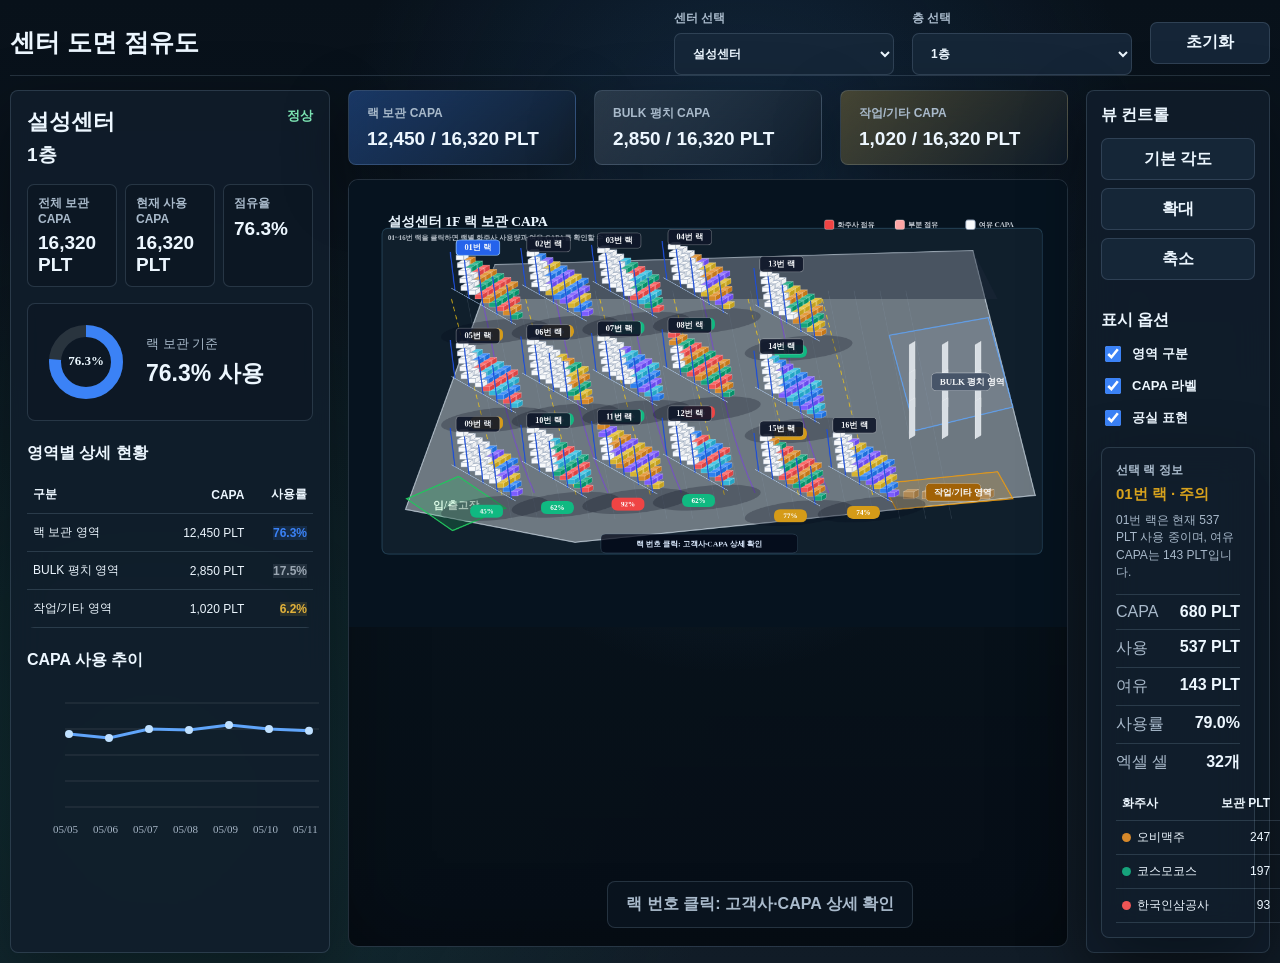
<file: seolseong_1f_3d/index.html>
<!doctype html>
<html lang="ko">
<head>
  <meta charset="utf-8">
  <meta name="viewport" content="width=device-width, initial-scale=1">
  <title>설성센터 1F CAPA 도면 점유도</title>
  <link rel="stylesheet" href="./styles.css">
</head>
<body>
  <main class="dashboard">
    <header class="topbar">
      <h1>센터 도면 점유도</h1>
      <label>
        센터 선택
        <select id="centerSelect">
          <option>설성센터</option>
        </select>
      </label>
      <label>
        층 선택
        <select id="floorSelect">
          <option>1층</option>
        </select>
      </label>
      <button id="resetView" type="button">초기화</button>
    </header>

    <section class="layout">
      <aside class="side-panel">
        <div class="center-title">
          <div>
            <span id="centerName">설성센터</span>
            <strong id="floorName">1층</strong>
          </div>
          <b id="statusBadge">정상</b>
        </div>

        <div class="kpi-grid">
          <article>
            <span>전체 보관 CAPA</span>
            <strong id="totalCapa">-</strong>
          </article>
          <article>
            <span>현재 사용 CAPA</span>
            <strong id="usedCapa">-</strong>
          </article>
          <article>
            <span>점유율</span>
            <strong id="useRate">-</strong>
          </article>
        </div>

        <div class="donut-row">
          <canvas id="donutCanvas" width="92" height="92" aria-label="전체 CAPA 점유율"></canvas>
          <div>
            <p>랙 보관 기준</p>
            <strong id="donutRate">-</strong>
          </div>
        </div>

        <h2>영역별 상세 현황</h2>
        <table class="mini-table">
          <thead>
            <tr><th>구분</th><th>CAPA</th><th>사용률</th></tr>
          </thead>
          <tbody id="zoneTable"></tbody>
        </table>

        <h2>CAPA 사용 추이</h2>
        <canvas id="trendCanvas" width="320" height="160" aria-label="최근 7일 CAPA 사용 추이"></canvas>
      </aside>

      <section class="scene-panel">
        <div class="cards">
          <article class="metric blue">
            <span>랙 보관 CAPA</span>
            <strong id="rackCapa">-</strong>
          </article>
          <article class="metric gray">
            <span>BULK 평치 CAPA</span>
            <strong id="bulkCapa">-</strong>
          </article>
          <article class="metric gold">
            <span>작업/기타 CAPA</span>
            <strong id="workCapa">-</strong>
          </article>
        </div>

        <div class="scene-wrap">
          <canvas id="warehouseCanvas" width="1220" height="760" aria-label="설성센터 1층 창고 3D 도면"></canvas>
          <div id="tooltip" class="tooltip" hidden></div>
          <div class="control-help">랙 번호 클릭: 고객사·CAPA 상세 확인</div>
        </div>
      </section>

      <aside class="right-panel">
        <h2>뷰 컨트롤</h2>
        <button class="tool" id="rotateView" type="button">기본 각도</button>
        <button class="tool" id="zoomIn" type="button">확대</button>
        <button class="tool" id="zoomOut" type="button">축소</button>

        <h2>표시 옵션</h2>
        <label class="check"><input id="showZones" type="checkbox" checked> 영역 구분</label>
        <label class="check"><input id="showCapa" type="checkbox" checked> CAPA 라벨</label>
        <label class="check"><input id="showVacancy" type="checkbox" checked> 공실 표현</label>

        <div class="info-box" id="selectedInfo">
          <span>현재 확인 영역 정보</span>
          <strong>01번 랙</strong>
          <p>01~16번 랙을 클릭하면 랙별 보관 고객사와 CAPA 상세가 표시됩니다.</p>
        </div>
      </aside>
    </section>
  </main>

  <script src="./rack-data.js"></script>
  <script src="./app.js"></script>
</body>
</html>
</file>
<file: seolseong_1f_3d/styles.css>
:root {
  --bg: #09131d;
  --panel: rgba(17, 30, 44, .86);
  --panel-strong: rgba(22, 39, 57, .96);
  --line: rgba(166, 193, 218, .18);
  --ink: #edf7ff;
  --muted: #a9bacb;
  --blue: #3b82f6;
  --green: #16a37b;
  --gold: #e2b23b;
  --red: #ef5555;
  --gray: #9aa6b2;
  --shadow: 0 22px 64px rgba(0, 0, 0, .34);
}

* {
  box-sizing: border-box;
}

body {
  margin: 0;
  min-width: 1180px;
  font-family: "Segoe UI", "Malgun Gothic", Arial, sans-serif;
  color: var(--ink);
  background:
    radial-gradient(circle at 58% 16%, rgba(50, 113, 180, .22), transparent 36%),
    radial-gradient(circle at 12% 80%, rgba(15, 113, 91, .22), transparent 42%),
    linear-gradient(180deg, #08111a, #111c27);
}

.dashboard {
  width: min(1880px, calc(100vw - 20px));
  margin: 0 auto;
  padding: 10px 0;
}

.topbar {
  display: grid;
  grid-template-columns: 1fr 220px 220px 120px;
  gap: 18px;
  align-items: center;
  min-height: 66px;
  border-bottom: 1px solid var(--line);
}

h1, h2, p {
  margin-top: 0;
}

h1 {
  margin-bottom: 0;
  font-size: 25px;
}

h2 {
  margin: 22px 0 12px;
  font-size: 16px;
}

label {
  display: grid;
  gap: 6px;
  color: var(--muted);
  font-size: 12px;
  font-weight: 700;
}

select,
button {
  min-height: 42px;
  border: 1px solid var(--line);
  border-radius: 7px;
  padding: 0 14px;
  color: var(--ink);
  background: var(--panel-strong);
  font: inherit;
  font-weight: 800;
}

button {
  cursor: pointer;
}

.layout {
  display: grid;
  grid-template-columns: 320px 1fr 184px;
  gap: 18px;
  padding-top: 14px;
}

.side-panel,
.right-panel,
.metric,
.info-box {
  border: 1px solid var(--line);
  background: var(--panel);
  box-shadow: var(--shadow);
  backdrop-filter: blur(18px);
}

.side-panel {
  border-radius: 8px;
  padding: 16px;
}

.center-title {
  display: flex;
  justify-content: space-between;
  gap: 16px;
  align-items: start;
  margin-bottom: 16px;
}

.center-title span {
  display: block;
  margin-bottom: 5px;
  font-size: 22px;
  font-weight: 900;
}

.center-title strong {
  font-size: 19px;
}

#statusBadge {
  color: #7ee7b6;
  font-size: 13px;
}

.kpi-grid {
  display: grid;
  grid-template-columns: repeat(3, 1fr);
  gap: 8px;
}

.kpi-grid article {
  min-height: 72px;
  border: 1px solid var(--line);
  border-radius: 7px;
  padding: 10px;
  background: rgba(10, 20, 30, .42);
}

.kpi-grid span,
.metric span,
.info-box span {
  display: block;
  color: var(--muted);
  font-size: 12px;
  font-weight: 800;
}

.kpi-grid strong,
.metric strong,
.info-box strong {
  display: block;
  margin-top: 6px;
  font-size: 19px;
}

.donut-row {
  display: flex;
  gap: 14px;
  align-items: center;
  margin-top: 16px;
  padding: 12px;
  border: 1px solid var(--line);
  border-radius: 8px;
  background: rgba(10, 20, 30, .34);
}

.donut-row p {
  margin-bottom: 5px;
  color: var(--muted);
  font-size: 13px;
}

.donut-row strong {
  font-size: 23px;
}

.mini-table {
  width: 100%;
  border-collapse: collapse;
  overflow: hidden;
  border-radius: 7px;
  font-size: 12px;
}

.mini-table th,
.mini-table td {
  padding: 10px 6px;
  border-bottom: 1px solid var(--line);
  text-align: right;
}

.mini-table th:first-child,
.mini-table td:first-child {
  text-align: left;
}

.dot {
  display: inline-block;
  width: 10px;
  height: 10px;
  margin-right: 6px;
  border-radius: 50%;
  vertical-align: -1px;
}

.scene-panel {
  min-width: 0;
}

.cards {
  display: grid;
  grid-template-columns: repeat(3, 1fr);
  gap: 18px;
  margin-bottom: 14px;
}

.metric {
  min-height: 74px;
  border-radius: 8px;
  padding: 14px 18px;
}

.metric.blue {
  background: linear-gradient(135deg, rgba(59,130,246,.34), rgba(17,30,44,.84));
}

.metric.gray {
  background: linear-gradient(135deg, rgba(154,166,178,.20), rgba(17,30,44,.84));
}

.metric.gold {
  background: linear-gradient(135deg, rgba(226,178,59,.26), rgba(17,30,44,.84));
}

.scene-wrap {
  position: relative;
  min-height: 768px;
  border-radius: 10px;
  overflow: hidden;
  border: 1px solid var(--line);
  background:
    radial-gradient(circle at 52% 28%, rgba(74, 137, 203, .15), transparent 42%),
    linear-gradient(180deg, rgba(10, 21, 32, .92), rgba(6, 14, 22, .98));
  box-shadow: inset 0 0 80px rgba(0, 0, 0, .28);
}

#warehouseCanvas {
  display: block;
  width: 100%;
  height: auto;
}

.control-help {
  position: absolute;
  left: 36%;
  bottom: 18px;
  border: 1px solid var(--line);
  border-radius: 8px;
  padding: 12px 18px;
  color: var(--muted);
  background: rgba(11, 22, 34, .78);
  font-weight: 800;
}

.right-panel {
  border-radius: 8px;
  padding: 14px;
  align-self: start;
}

.right-panel h2:first-child {
  margin-top: 0;
}

.tool {
  width: 100%;
  margin-bottom: 8px;
}

.check {
  display: flex;
  gap: 8px;
  align-items: center;
  margin-bottom: 10px;
  color: var(--ink);
  font-size: 13px;
}

.check input {
  width: 16px;
  height: 16px;
  accent-color: var(--blue);
}

.info-box {
  margin-top: 18px;
  border-radius: 8px;
  padding: 14px;
}

.info-box p {
  margin: 8px 0 0;
  color: var(--muted);
  font-size: 12px;
  line-height: 1.45;
}

.info-box strong {
  display: block;
  margin-top: 6px;
  font-size: 15px;
}

.info-box dl {
  display: grid;
  grid-template-columns: 1fr;
  gap: 8px;
  margin: 12px 0 0;
}

.info-box dl div {
  display: flex;
  justify-content: space-between;
  gap: 10px;
  border-top: 1px solid var(--line);
  padding-top: 8px;
}

.info-box dt,
.info-box dd {
  margin: 0;
}

.info-box dt {
  color: var(--muted);
}

.info-box dd {
  font-weight: 900;
}

.tooltip {
  position: absolute;
  z-index: 10;
  min-width: 210px;
  max-width: 280px;
  border: 1px solid var(--line);
  border-radius: 8px;
  padding: 12px 14px;
  color: var(--ink);
  background: rgba(11, 22, 34, .94);
  box-shadow: var(--shadow);
  pointer-events: none;
  font-size: 13px;
  line-height: 1.5;
}

.tooltip strong {
  display: block;
  margin-bottom: 5px;
  font-size: 16px;
}

.rack-detail {
  width: 100%;
  margin-top: 14px;
  border-collapse: collapse;
  font-size: 12px;
}

.rack-detail th,
.rack-detail td {
  border-bottom: 1px solid var(--line);
  padding: 8px 6px;
  text-align: right;
  white-space: nowrap;
}

.rack-detail th:first-child,
.rack-detail td:first-child {
  text-align: left;
}

.rack-detail i {
  display: inline-block;
  width: 9px;
  height: 9px;
  margin-right: 6px;
  border-radius: 50%;
  vertical-align: middle;
}
</file>
